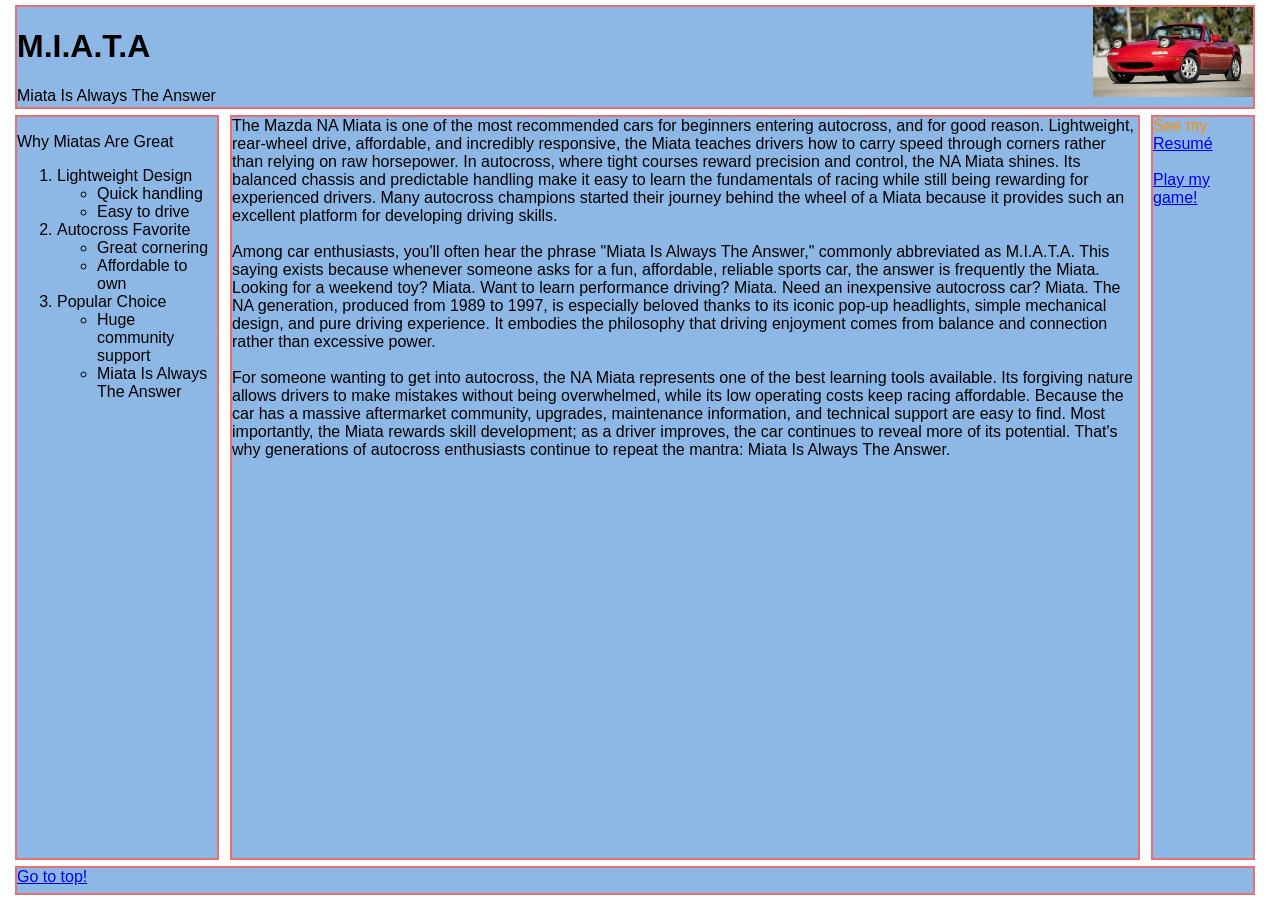
<file: index.html>
<!DOCTYPE html>
<html lang="en">

<head>
    <meta charset="UTF-8">
    <meta name="viewport" content="width=device-width, initial-scale=1.0">
    <title>Index</title>
    <link rel="stylesheet" href="./styles/indexstyles.css">
</head>

<body>
    <div class="container">

    <div class="common header">
     <img src="images/miata.jpeg" alt="Mazda Miata" style="float: right; height: 90px;">
    <h1 id="top">M.I.A.T.A</h1>
    <p>Miata Is Always The Answer</p>
    
    </div>
        <div class="common left">
            <p>Why Miatas Are Great</p>

            <ol>
                <li>Lightweight Design
                    <ul>
                        <li>Quick handling</li>
                        <li>Easy to drive</li>
                    </ul>
                </li>

                <li>Autocross Favorite
                    <ul>
                        <li>Great cornering</li>
                        <li>Affordable to own</li>
                    </ul>
                </li>

                <li>Popular Choice
                    <ul>
                        <li>Huge community support</li>
                        <li>Miata Is Always The Answer</li>
                    </ul>
                </li>
            </ol>
            <br>


            <iframe width="200" height="150" src="https://www.youtube.com/embed/tA3ZxRRkdd4?si=2-j_3HK1uelpKjXN" title="YouTube video player" frameborder="0" allow="accelerometer; autoplay; clipboard-write; encrypted-media; gyroscope; picture-in-picture; web-share" referrerpolicy="strict-origin-when-cross-origin" allowfullscreen></iframe>
    

        </div>

        <div class="common main">The Mazda NA Miata is one of the most recommended cars for beginners entering
            autocross, and for good reason. Lightweight, rear-wheel drive, affordable, and incredibly responsive, the
            Miata teaches drivers how to carry speed through corners rather than relying on raw horsepower. In
            autocross, where tight courses reward precision and control, the NA Miata shines. Its balanced chassis and
            predictable handling make it easy to learn the fundamentals of racing while still being rewarding for
            experienced drivers. Many autocross champions started their journey behind the wheel of a Miata because it
            provides such an excellent platform for developing driving skills.
            <br><br>
            Among car enthusiasts, you'll often hear the phrase "Miata Is Always The Answer," commonly abbreviated as
            M.I.A.T.A. This saying exists because whenever someone asks for a fun, affordable, reliable sports car, the
            answer is frequently the Miata. Looking for a weekend toy? Miata. Want to learn performance driving? Miata.
            Need an inexpensive autocross car? Miata. The NA generation, produced from 1989 to 1997, is especially
            beloved thanks to its iconic pop-up headlights, simple mechanical design, and pure driving experience. It
            embodies the philosophy that driving enjoyment comes from balance and connection rather than excessive
            power.
            <br><br>
            For someone wanting to get into autocross, the NA Miata represents one of the best learning tools available.
            Its forgiving nature allows drivers to make mistakes without being overwhelmed, while its low operating
            costs keep racing affordable. Because the car has a massive aftermarket community, upgrades, maintenance
            information, and technical support are easy to find. Most importantly, the Miata rewards skill development;
            as a driver improves, the car continues to reveal more of its potential. That's why generations of autocross
            enthusiasts continue to repeat the mantra: Miata Is Always The Answer.
            <br>
            <div class='tableauPlaceholder' id='viz1781727833968' style='position: relative'><noscript><a href='#'><img alt='PlayerViz ' src='https:&#47;&#47;public.tableau.com&#47;static&#47;images&#47;Jo&#47;JordanCareerScoring&#47;PlayerViz&#47;1_rss.png' style='border: none' /></a></noscript><object class='tableauViz'  style='display:none;'><param name='host_url' value='https%3A%2F%2Fpublic.tableau.com%2F' /> <param name='embed_code_version' value='3' /> <param name='site_root' value='' /><param name='name' value='JordanCareerScoring&#47;PlayerViz' /><param name='tabs' value='no' /><param name='toolbar' value='yes' /><param name='static_image' value='https:&#47;&#47;public.tableau.com&#47;static&#47;images&#47;Jo&#47;JordanCareerScoring&#47;PlayerViz&#47;1.png' /> <param name='animate_transition' value='yes' /><param name='display_static_image' value='yes' /><param name='display_spinner' value='yes' /><param name='display_overlay' value='yes' /><param name='display_count' value='yes' /><param name='language' value='en-US' /><param name='filter' value='_gl=1*1jat77m*_ga*MTMyNjU4ODM3OS4xNzgwMjg4NjE1*_ga_8YLN0SNXVS*czE3ODE3Mjc0NTckbzMkZzEkdDE3ODE3Mjc3OTkkajYwJGwwJGgw*_gcl_au*MzE0MTY3NDE0LjE3ODAyODg2MTUuOTM4MzgwOTQ0LjE3ODAyODg2OTkuMTc4MDI4ODY5OA..' /></object></div>                <script type='text/javascript'>                    var divElement = document.getElementById('viz1781727833968');                    var vizElement = divElement.getElementsByTagName('object')[0];                    vizElement.style.width='100%';vizElement.style.height='600px';                    var scriptElement = document.createElement('script');                    scriptElement.src = 'https://public.tableau.com/javascripts/api/viz_v1.js';                    vizElement.parentNode.insertBefore(scriptElement, vizElement);                </script>


        </div>

        <div class="common right">See my <a href="pages/resume.html">Resumé</a>
            <br><br>
            <a href="pages/game.html">Play my game!</a>


        </div>

        <div class="footer common"> <a href="#top">Go to top!</a></div>

    </div>

</body>

</html>
</file>
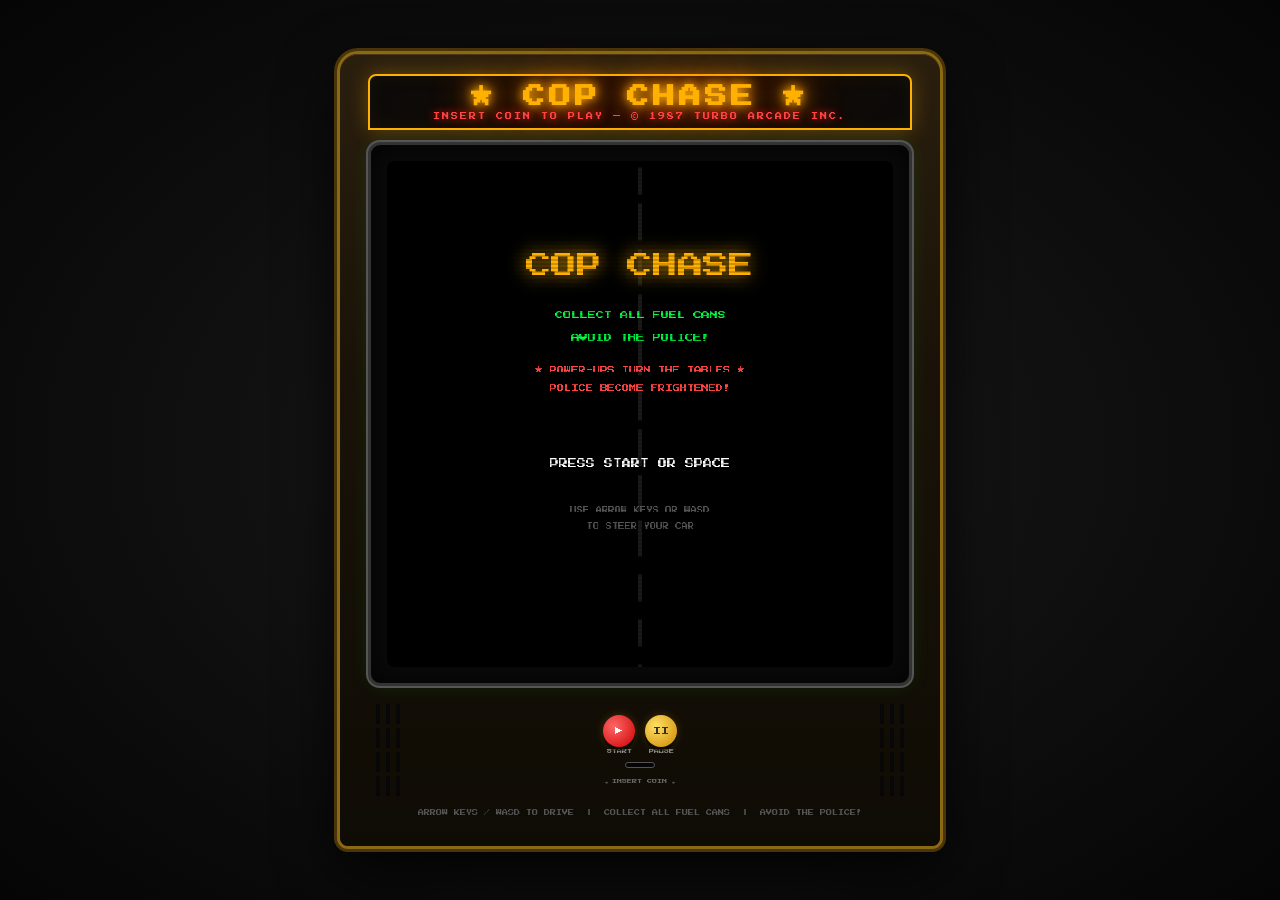
<file: pages/game.html>
<!DOCTYPE html>
<html lang="en">
<head>
<meta charset="UTF-8">
<meta name="viewport" content="width=device-width, initial-scale=1.0">
<title>COP CHASE - Arcade</title>
<link href="https://fonts.googleapis.com/css2?family=Press+Start+2P&display=swap" rel="stylesheet">
<style>
  * { margin: 0; padding: 0; box-sizing: border-box; }

  body {
    background: #111;
    display: flex;
    align-items: center;
    justify-content: center;
    min-height: 100vh;
    font-family: 'Press Start 2P', monospace;
    background: radial-gradient(ellipse at center, #1a1a1a 0%, #050505 100%);
  }

  .cabinet {
    display: flex;
    flex-direction: column;
    align-items: center;
    background: linear-gradient(180deg, #2a1f0e 0%, #1a1208 40%, #0f0c05 100%);
    border-radius: 18px 18px 8px 8px;
    padding: 20px 28px 28px;
    box-shadow:
      0 0 0 3px #8B6914,
      0 0 0 6px #4a3508,
      0 20px 60px rgba(0,0,0,0.9),
      inset 0 1px 0 rgba(255,200,80,0.15);
    position: relative;
    max-width: 600px;
    width: 100%;
  }

  .marquee {
    background: linear-gradient(135deg, #0a0a0a 0%, #1a0a00 50%, #0a0a0a 100%);
    border: 2px solid #FFB000;
    border-radius: 8px 8px 0 0;
    padding: 10px 24px 8px;
    margin-bottom: 12px;
    text-align: center;
    box-shadow: 0 0 20px rgba(255,176,0,0.3), inset 0 0 20px rgba(255,176,0,0.05);
    width: 100%;
  }

  .marquee h1 {
    font-size: 22px;
    color: #FFB000;
    text-shadow: 0 0 10px #FFB000, 0 0 20px #FF8800, 0 0 40px #FF6600;
    letter-spacing: 4px;
    animation: flicker 4s infinite;
  }

  .marquee .sub {
    font-size: 7px;
    color: #FF4444;
    letter-spacing: 2px;
    margin-top: 5px;
    text-shadow: 0 0 8px #FF2222;
  }

  @keyframes flicker {
    0%,95%,100% { opacity: 1; }
    96% { opacity: 0.8; }
    97% { opacity: 1; }
    98% { opacity: 0.6; }
    99% { opacity: 1; }
  }

  .screen-bezel {
    background: #0a0a0a;
    border-radius: 12px;
    padding: 16px;
    border: 3px solid #333;
    box-shadow:
      inset 0 0 30px rgba(0,0,0,0.8),
      0 0 0 2px #555,
      0 0 20px rgba(0,255,65,0.1);
    position: relative;
    width: 100%;
  }

  .screen-inner {
    position: relative;
    border-radius: 8px;
    overflow: hidden;
    background: #000;
  }

  canvas {
    display: block;
    width: 100%;
    image-rendering: pixelated;
    border-radius: 6px;
  }

  /* CRT scanline overlay */
  .screen-inner::after {
    content: '';
    position: absolute;
    inset: 0;
    background: repeating-linear-gradient(
      0deg,
      transparent,
      transparent 2px,
      rgba(0,0,0,0.18) 2px,
      rgba(0,0,0,0.18) 4px
    );
    pointer-events: none;
    border-radius: 6px;
    z-index: 10;
  }

  /* CRT phosphor glow */
  .screen-inner::before {
    content: '';
    position: absolute;
    inset: 0;
    background: radial-gradient(ellipse at center, transparent 60%, rgba(0,0,0,0.4) 100%);
    pointer-events: none;
    border-radius: 6px;
    z-index: 11;
  }

  .controls-panel {
    display: flex;
    align-items: center;
    justify-content: space-between;
    width: 100%;
    margin-top: 18px;
    padding: 0 8px;
    gap: 12px;
  }

  .speaker-grills {
    display: flex;
    gap: 6px;
  }

  .speaker-col {
    display: flex;
    flex-direction: column;
    gap: 4px;
  }

  .speaker-hole {
    width: 4px;
    height: 20px;
    background: #0a0a0a;
    border-radius: 2px;
    box-shadow: inset 0 0 3px rgba(0,0,0,0.8);
  }

  .center-controls {
    display: flex;
    flex-direction: column;
    align-items: center;
    gap: 8px;
  }

  .btn-row {
    display: flex;
    gap: 10px;
  }

  .arcade-btn {
    width: 32px;
    height: 32px;
    border-radius: 50%;
    border: none;
    cursor: pointer;
    font-size: 8px;
    font-family: 'Press Start 2P', monospace;
    box-shadow:
      0 4px 0 rgba(0,0,0,0.5),
      0 0 10px rgba(255,176,0,0.2);
    transition: transform 0.1s, box-shadow 0.1s;
    position: relative;
    top: 0;
  }

  .arcade-btn:active {
    top: 3px;
    box-shadow: 0 1px 0 rgba(0,0,0,0.5);
  }

  .btn-red { background: radial-gradient(circle at 35% 35%, #FF6666, #CC0000); color: #fff; }
  .btn-yellow { background: radial-gradient(circle at 35% 35%, #FFE066, #CC8800); color: #333; }
  .btn-label {
    font-size: 5px;
    color: #888;
    text-align: center;
    margin-top: 2px;
  }

  .coin-slot {
    background: #0a0a0a;
    width: 30px;
    height: 6px;
    border-radius: 3px;
    border: 1px solid #555;
    box-shadow: inset 0 2px 4px rgba(0,0,0,0.8);
  }

  .coin-label {
    font-size: 5px;
    color: #666;
    margin-top: 3px;
  }

  .instructions {
    font-size: 6px;
    color: #555;
    text-align: center;
    margin-top: 12px;
    line-height: 1.8;
  }
</style>
</head>
<body>

<div class="cabinet">
  <div class="marquee">
    <h1>★ COP CHASE ★</h1>
    <div class="sub">INSERT COIN TO PLAY — © 1987 TURBO ARCADE INC.</div>
  </div>

  <div class="screen-bezel">
    <div class="screen-inner">
      <canvas id="gameCanvas" width="560" height="560"></canvas>
    </div>
  </div>

  <div class="controls-panel">
    <div class="speaker-grills">
      <div class="speaker-col">
        <div class="speaker-hole"></div><div class="speaker-hole"></div>
        <div class="speaker-hole"></div><div class="speaker-hole"></div>
      </div>
      <div class="speaker-col">
        <div class="speaker-hole"></div><div class="speaker-hole"></div>
        <div class="speaker-hole"></div><div class="speaker-hole"></div>
      </div>
      <div class="speaker-col">
        <div class="speaker-hole"></div><div class="speaker-hole"></div>
        <div class="speaker-hole"></div><div class="speaker-hole"></div>
      </div>
    </div>

    <div class="center-controls">
      <div class="btn-row">
        <div style="text-align:center">
          <button class="arcade-btn btn-red" onclick="startGame()">▶</button>
          <div class="btn-label">START</div>
        </div>
        <div style="text-align:center">
          <button class="arcade-btn btn-yellow" onclick="pauseGame()">II</button>
          <div class="btn-label">PAUSE</div>
        </div>
      </div>
      <div class="coin-slot"></div>
      <div class="coin-label">◄ INSERT COIN ►</div>
    </div>

    <div class="speaker-grills">
      <div class="speaker-col">
        <div class="speaker-hole"></div><div class="speaker-hole"></div>
        <div class="speaker-hole"></div><div class="speaker-hole"></div>
      </div>
      <div class="speaker-col">
        <div class="speaker-hole"></div><div class="speaker-hole"></div>
        <div class="speaker-hole"></div><div class="speaker-hole"></div>
      </div>
      <div class="speaker-col">
        <div class="speaker-hole"></div><div class="speaker-hole"></div>
        <div class="speaker-hole"></div><div class="speaker-hole"></div>
      </div>
    </div>
  </div>

  <div class="instructions">ARROW KEYS / WASD TO DRIVE &nbsp;|&nbsp; COLLECT ALL FUEL CANS &nbsp;|&nbsp; AVOID THE POLICE!</div>
</div>

<script>
const canvas = document.getElementById('gameCanvas');
const ctx = canvas.getContext('2d');

const CELL = 28;
const COLS = 20;
const ROWS = 20;
const W = COLS * CELL;
const H = ROWS * CELL;

// Maze: 0=path, 1=wall, 2=fuel(dot), 3=powerup(energizer), 4=empty
const MAZE_TEMPLATE = [
  [1,1,1,1,1,1,1,1,1,1,1,1,1,1,1,1,1,1,1,1],
  [1,2,2,2,2,2,2,2,2,1,1,2,2,2,2,2,2,2,2,1],
  [1,3,1,1,2,1,1,1,2,1,1,2,1,1,1,2,1,1,3,1],
  [1,2,1,1,2,1,1,1,2,1,1,2,1,1,1,2,1,1,2,1],
  [1,2,2,2,2,2,2,2,2,2,2,2,2,2,2,2,2,2,2,1],
  [1,2,1,1,2,1,2,1,1,1,1,1,1,2,1,2,1,1,2,1],
  [1,2,2,2,2,1,2,2,2,1,1,2,2,2,1,2,2,2,2,1],
  [1,1,1,1,2,1,1,1,0,0,0,0,1,1,1,2,1,1,1,1],
  [0,0,0,1,2,1,0,0,0,0,0,0,0,0,1,2,1,0,0,0],
  [1,1,1,1,2,1,0,1,1,4,4,1,1,0,1,2,1,1,1,1],
  [0,0,0,0,2,0,0,1,4,4,4,4,1,0,0,2,0,0,0,0],
  [1,1,1,1,2,1,0,1,1,1,1,1,1,0,1,2,1,1,1,1],
  [0,0,0,1,2,1,0,0,0,0,0,0,0,0,1,2,1,0,0,0],
  [1,1,1,1,2,1,0,1,1,1,1,1,1,0,1,2,1,1,1,1],
  [1,2,2,2,2,2,2,2,2,1,1,2,2,2,2,2,2,2,2,1],
  [1,2,1,1,2,1,1,1,2,1,1,2,1,1,1,2,1,1,2,1],
  [1,3,2,1,2,2,2,2,2,2,2,2,2,2,2,2,1,2,3,1],
  [1,1,2,1,2,1,2,1,1,1,1,1,1,2,1,2,1,2,1,1],
  [1,2,2,2,2,2,2,2,2,1,1,2,2,2,2,2,2,2,2,1],
  [1,1,1,1,1,1,1,1,1,1,1,1,1,1,1,1,1,1,1,1],
];

let maze, score, lives, level, gameState, paused;
let player, cops;
let animFrame, lastTime, dotCount;
let powerMode = false, powerTimer = 0;
let titleBlink = true, blinkTimer = 0;

// AudioContext for retro sounds
let audioCtx;
function getAudio() {
  if (!audioCtx) audioCtx = new (window.AudioContext || window.webkitAudioContext)();
  return audioCtx;
}

function beep(freq, dur, type='square', vol=0.08) {
  try {
    const ac = getAudio();
    const o = ac.createOscillator();
    const g = ac.createGain();
    o.connect(g); g.connect(ac.destination);
    o.type = type; o.frequency.value = freq;
    g.gain.setValueAtTime(vol, ac.currentTime);
    g.gain.exponentialRampToValueAtTime(0.001, ac.currentTime + dur);
    o.start(); o.stop(ac.currentTime + dur);
  } catch(e) {}
}

function playDot() { beep(800, 0.05, 'square', 0.05); }
function playPower() { beep(200, 0.3, 'sawtooth', 0.1); beep(400, 0.2, 'sawtooth', 0.08); }
function playDeath() {
  [440,392,349,330,294,262,220].forEach((f,i)=>setTimeout(()=>beep(f,0.15,'square',0.1),i*80));
}
function playWin() {
  [262,330,392,523,659,784].forEach((f,i)=>setTimeout(()=>beep(f,0.12,'square',0.12),i*80));
}
function playSiren() {
  if (Math.random() < 0.08) beep(powerMode ? 600 : 880, 0.1, 'square', 0.04);
}

function initGame() {
  maze = MAZE_TEMPLATE.map(r => [...r]);
  score = 0;
  lives = 3;
  level = 1;
  paused = false;
  dotCount = 0;
  maze.forEach(row => row.forEach(c => { if(c===2||c===3) dotCount++; }));
  spawnEntities();
  gameState = 'playing';
}

function spawnEntities() {
  player = {
    x: 10, y: 14,
    dx: 0, dy: 0,
    nextDx: 0, nextDy: 0,
    animTimer: 0,
    frame: 0,
    dead: false,
    deadTimer: 0,
  };
  const copColors = ['#FF2222','#2222FF','#FF22FF','#22FFFF'];
  const copStarts = [{x:9,y:9},{x:10,y:9},{x:9,y:10},{x:10,y:10}];
  // Stagger starting moveTimers so cops leave the pen at different times
  const startOffsets = [0, 30, 55, 80];
  cops = copStarts.map((pos,i) => ({
    x: pos.x, y: pos.y,
    dx: [1,-1,1,-1][i], dy: 0,
    color: copColors[i],
    scared: false,
    scaredBlink: false,
    moveTimer: startOffsets[i], // staggered release
    frame: 0,
    personality: i, // 0=chaser,1=ambusher,2=flanker,3=roamer
    roamTarget: null,
  }));
  powerMode = false;
  powerTimer = 0;
}

function resetPositions() {
  player.x = 10; player.y = 14;
  player.dx = 0; player.dy = 0;
  player.nextDx = 0; player.nextDy = 0;
  player.dead = false;
  player.deadTimer = 0;
  const copStarts = [{x:9,y:9},{x:10,y:9},{x:9,y:10},{x:10,y:10}];
  cops.forEach((cop, i) => {
    cop.x = copStarts[i].x;
    cop.y = copStarts[i].y;
    cop.dx = 1; cop.dy = 0;
    cop.moveTimer = 0;
    cop.scared = false;
    cop.scaredBlink = false;
  });
  powerMode = false;
  powerTimer = 0;
}

function isWalkable(x, y) {
  if (x < 0 || x >= COLS || y < 0 || y >= ROWS) {
    // tunnel
    return true;
  }
  const c = maze[y][x];
  return c !== 1;
}

function wrapX(x) {
  if (x < 0) return COLS - 1;
  if (x >= COLS) return 0;
  return x;
}

function movePlayer() {
  // try next direction
  if (isWalkable(wrapX(player.x + player.nextDx), player.y + player.nextDy)) {
    player.dx = player.nextDx;
    player.dy = player.nextDy;
  }
  const nx = wrapX(player.x + player.dx);
  const ny = player.y + player.dy;
  if (isWalkable(nx, ny < 0 ? 0 : ny >= ROWS ? ROWS-1 : ny)) {
    player.x = nx;
    player.y = (ny < 0 ? 0 : ny >= ROWS ? ROWS-1 : ny);
  }

  // eat
  const cell = maze[player.y]?.[player.x];
  if (cell === 2) {
    maze[player.y][player.x] = 0;
    score += 10;
    dotCount--;
    playDot();
    if (dotCount <= 0) { gameState = 'win'; playWin(); }
  } else if (cell === 3) {
    maze[player.y][player.x] = 0;
    score += 50;
    dotCount--;
    powerMode = true;
    powerTimer = 300;
    cops.forEach(c => { c.scared = true; c.scaredBlink = false; });
    playPower();
    if (dotCount <= 0) { gameState = 'win'; playWin(); }
  }
}

// Each cop has a personality: 0=chaser, 1=ambusher, 2=flanker, 3=random
function copTarget(cop) {
  if (powerMode) {
    // Scared: flee to opposite corner based on personality
    const corners = [
      {x:1, y:1}, {x:COLS-2, y:1}, {x:1, y:ROWS-2}, {x:COLS-2, y:ROWS-2}
    ];
    return corners[cop.personality];
  }
  switch(cop.personality) {
    case 0: // Chaser — heads straight for player
      return {x: player.x, y: player.y};
    case 1: // Ambusher — targets 4 tiles ahead of player
      return {x: Math.max(0,Math.min(COLS-1, player.x + player.dx*4)),
              y: Math.max(0,Math.min(ROWS-1, player.y + player.dy*4))};
    case 2: // Flanker — targets midpoint between chaser and player
      const chaser = cops[0];
      return {x: Math.floor((chaser.x + player.x*2)/3),
              y: Math.floor((chaser.y + player.y*2)/3)};
    case 3: // Roamer — wanders pseudo-randomly, only chases when close
      const dist = Math.abs(cop.x - player.x) + Math.abs(cop.y - player.y);
      if (dist < 6) return {x: player.x, y: player.y};
      // drift toward a wandering target that shifts periodically
      return cop.roamTarget || {x: player.x, y: player.y};
  }
  return {x: player.x, y: player.y};
}

function copDir(cop) {
  const target = copTarget(cop);
  const dirs = [{dx:1,dy:0},{dx:-1,dy:0},{dx:0,dy:1},{dx:0,dy:-1}];
  // Shuffle dirs slightly based on cop personality to break ties differently
  if (cop.personality % 2 === 1) dirs.reverse();
  let best = null, bestDist = Infinity;
  dirs.forEach(d => {
    if (d.dx === -cop.dx && d.dy === -cop.dy) return; // no 180-turns
    const nx = wrapX(cop.x + d.dx);
    const ny = cop.y + d.dy;
    if (isWalkable(nx, ny)) {
      const dist = Math.abs(nx - target.x) + Math.abs(ny - target.y);
      if (dist < bestDist) { bestDist = dist; best = d; }
    }
  });
  if (!best) {
    for (const d of dirs) {
      const nx = wrapX(cop.x + d.dx);
      const ny = cop.y + d.dy;
      if (isWalkable(nx, ny)) { best = d; break; }
    }
  }
  return best || {dx:0, dy:0};
}

function moveCops() {
  // Each cop has a distinct base speed so they desync naturally
  const baseSpeeds = [10, 13, 11, 15]; // ticks between moves (higher = slower)
  cops.forEach((cop, i) => {
    const speed = powerMode ? 14 : Math.max(7, baseSpeeds[i] - (level - 1));
    cop.moveTimer++;
    if (cop.moveTimer >= speed) {
      cop.moveTimer = 0;
      // Roamer: occasionally pick a new wander target
      if (cop.personality === 3 && Math.random() < 0.15) {
        const walkables = [];
        for (let r=1;r<ROWS-1;r++) for (let c=1;c<COLS-1;c++) {
          if (maze[r][c] !== 1) walkables.push({x:c,y:r});
        }
        cop.roamTarget = walkables[Math.floor(Math.random()*walkables.length)];
      }
      const d = copDir(cop);
      cop.dx = d.dx; cop.dy = d.dy;
      cop.x = wrapX(cop.x + cop.dx);
      const ny = cop.y + cop.dy;
      cop.y = Math.max(0, Math.min(ROWS-1, ny));
      cop.frame = (cop.frame + 1) % 2;
    }
    cop.scared = powerMode;
    if (powerMode && powerTimer < 80) cop.scaredBlink = Math.floor(powerTimer/10)%2===0;
    else cop.scaredBlink = false;
  });
}

function checkCollisions() {
  if (gameState !== 'playing') return;
  cops.forEach((cop, i) => {
    if (cop.x === player.x && cop.y === player.y) {
      if (powerMode && cop.scared) {
        // eat cop — send back to pen
        score += 200;
        beep(1200, 0.2, 'square', 0.12);
        cop.x = 9 + (i % 2); cop.y = 9 + Math.floor(i/2);
        cop.scared = false;
      } else {
        // caught! lock input immediately by switching state
        player.dead = true;
        player.deadTimer = 100;
        gameState = 'dead';
        playDeath();
      }
    }
  });
}

// ─── DRAWING ────────────────────────────────────────────────────────────────

function drawMaze() {
  for (let r = 0; r < ROWS; r++) {
    for (let c = 0; c < COLS; c++) {
      const cell = maze[r][c];
      const x = c * CELL;
      const y = r * CELL;

      if (cell === 1) {
        // Wall — glowing neon blue blocks
        ctx.fillStyle = '#001133';
        ctx.fillRect(x, y, CELL, CELL);
        ctx.strokeStyle = '#0044AA';
        ctx.lineWidth = 1.5;
        ctx.strokeRect(x+1, y+1, CELL-2, CELL-2);
        // inner glow line
        ctx.strokeStyle = '#0088FF';
        ctx.lineWidth = 0.8;
        ctx.strokeRect(x+3, y+3, CELL-6, CELL-6);
      } else {
        ctx.fillStyle = '#050505';
        ctx.fillRect(x, y, CELL, CELL);

        if (cell === 2) {
          // Fuel can dot
          ctx.fillStyle = '#FFB000';
          ctx.shadowColor = '#FFB000';
          ctx.shadowBlur = 6;
          ctx.beginPath();
          ctx.arc(x + CELL/2, y + CELL/2, 3, 0, Math.PI*2);
          ctx.fill();
          ctx.shadowBlur = 0;
        } else if (cell === 3) {
          // Power-up (energizer) — flashing fuel barrel
          const pulse = 0.7 + 0.3 * Math.sin(Date.now() / 200);
          ctx.fillStyle = `rgba(255,80,0,${pulse})`;
          ctx.shadowColor = '#FF5500';
          ctx.shadowBlur = 12;
          ctx.beginPath();
          ctx.arc(x + CELL/2, y + CELL/2, 7, 0, Math.PI*2);
          ctx.fill();
          ctx.fillStyle = '#FFE000';
          ctx.beginPath();
          ctx.arc(x + CELL/2, y + CELL/2, 4, 0, Math.PI*2);
          ctx.fill();
          ctx.shadowBlur = 0;
        }
      }
    }
  }
}

function drawCar(x, y, dir, color, frame, scared, blinking) {
  const px = x * CELL + CELL/2;
  const py = y * CELL + CELL/2;
  ctx.save();
  ctx.translate(px, py);

  // Rotate based on direction
  let angle = 0;
  if (dir.dx === 1) angle = 0;
  else if (dir.dx === -1) angle = Math.PI;
  else if (dir.dy === 1) angle = Math.PI/2;
  else if (dir.dy === -1) angle = -Math.PI/2;
  ctx.rotate(angle);

  if (scared) {
    // Scared cop: blinking white/blue
    color = blinking ? '#FFFFFF' : '#8888FF';
  }

  const W2 = 9, H2 = 12;

  // Car body
  ctx.fillStyle = color;
  ctx.shadowColor = color;
  ctx.shadowBlur = 8;
  ctx.beginPath();
  ctx.roundRect(-W2, -H2, W2*2, H2*2, 3);
  ctx.fill();
  ctx.shadowBlur = 0;

  // Windshield
  ctx.fillStyle = scared ? '#aaaaff' : '#99DDFF';
  ctx.fillRect(-W2+2, -H2+2, W2*2-4, 6);

  // Rear window
  ctx.fillRect(-W2+2, H2-8, W2*2-4, 5);

  // Wheels
  ctx.fillStyle = '#222';
  ctx.fillRect(-W2-2, -H2+2, 3, 4);
  ctx.fillRect(W2-1, -H2+2, 3, 4);
  ctx.fillRect(-W2-2, H2-6, 3, 4);
  ctx.fillRect(W2-1, H2-6, 3, 4);

  // Headlights
  ctx.fillStyle = '#FFFFAA';
  ctx.fillRect(-W2+1, -H2, 4, 2);
  ctx.fillRect(W2-5, -H2, 4, 2);

  ctx.restore();
}

function drawPlayer() {
  const px = player.x * CELL + CELL/2;
  const py = player.y * CELL + CELL/2;

  if (player.dead) {
    // Explosion animation
    const t = 1 - player.deadTimer/100;
    for (let i = 0; i < 8; i++) {
      const a = (i / 8) * Math.PI * 2;
      const r = t * 20;
      ctx.fillStyle = `hsl(${i*45},100%,${50+t*30}%)`;
      ctx.shadowColor = ctx.fillStyle;
      ctx.shadowBlur = 10;
      ctx.beginPath();
      ctx.arc(px + Math.cos(a)*r, py + Math.sin(a)*r, 3*(1-t)+1, 0, Math.PI*2);
      ctx.fill();
    }
    ctx.shadowBlur = 0;
    return;
  }

  ctx.save();
  ctx.translate(px, py);

  let angle = 0;
  if (player.dx === 1) angle = 0;
  else if (player.dx === -1) angle = Math.PI;
  else if (player.dy === 1) angle = Math.PI/2;
  else if (player.dy === -1) angle = -Math.PI/2;
  ctx.rotate(angle);

  // Sports car — sleek, low, wide
  const bw = 11, bh = 13;

  // Glow
  ctx.shadowColor = '#00FF41';
  ctx.shadowBlur = 14;

  // Body
  ctx.fillStyle = '#00CC33';
  ctx.beginPath();
  ctx.roundRect(-bw, -bh, bw*2, bh*2, 4);
  ctx.fill();

  // Spoiler
  ctx.fillStyle = '#009922';
  ctx.fillRect(-bw, bh-4, bw*2, 3);

  // Windshield
  ctx.fillStyle = '#AAFFCC';
  ctx.fillRect(-bw+3, -bh+2, bw*2-6, 7);

  // Cockpit stripe
  ctx.fillStyle = '#006616';
  ctx.fillRect(-2, -bh+1, 4, bh*2-2);

  // Headlights
  ctx.fillStyle = '#FFFFAA';
  ctx.shadowColor = '#FFFF00';
  ctx.shadowBlur = 8;
  ctx.fillRect(-bw+1, -bh, 5, 2);
  ctx.fillRect(bw-6, -bh, 5, 2);

  // Wheels
  ctx.shadowBlur = 0;
  ctx.fillStyle = '#111';
  ctx.fillRect(-bw-2, -bh+2, 3, 5);
  ctx.fillRect(bw-1, -bh+2, 3, 5);
  ctx.fillRect(-bw-2, bh-7, 3, 5);
  ctx.fillRect(bw-1, bh-7, 3, 5);

  // Taillights
  ctx.fillStyle = '#FF2200';
  ctx.fillRect(-bw+1, bh-2, 5, 2);
  ctx.fillRect(bw-6, bh-2, 5, 2);

  ctx.shadowBlur = 0;
  ctx.restore();
}

function drawCop(cop) {
  drawCar(cop.x, cop.y, cop, cop.color, cop.frame, cop.scared, cop.scaredBlink);

  // Police lights (not scared)
  if (!cop.scared) {
    const px = cop.x * CELL + CELL/2;
    const py = cop.y * CELL + CELL/2;
    const blink = Math.floor(Date.now()/150) % 2;
    ctx.shadowBlur = 10;
    ctx.fillStyle = blink ? '#FF0000' : '#0000FF';
    ctx.shadowColor = ctx.fillStyle;
    ctx.beginPath();
    ctx.arc(px - 4, py - 10, 3, 0, Math.PI*2);
    ctx.fill();
    ctx.fillStyle = blink ? '#0000FF' : '#FF0000';
    ctx.shadowColor = ctx.fillStyle;
    ctx.beginPath();
    ctx.arc(px + 4, py - 10, 3, 0, Math.PI*2);
    ctx.fill();
    ctx.shadowBlur = 0;
  }
}

function drawHUD() {
  // Top bar
  ctx.fillStyle = 'rgba(0,0,0,0.75)';
  ctx.fillRect(0, 0, W, 24);

  ctx.fillStyle = '#FFB000';
  ctx.font = '8px "Press Start 2P"';
  ctx.fillText('SCORE', 8, 15);
  ctx.fillStyle = '#FFFFFF';
  ctx.fillText(String(score).padStart(6,'0'), 60, 15);

  ctx.fillStyle = '#FFB000';
  ctx.fillText('HI', 200, 15);
  ctx.fillStyle = '#FFFFFF';
  const hi = Math.max(score, parseInt(localStorage.getItem('copchase_hi')||0));
  ctx.fillText(String(hi).padStart(6,'0'), 220, 15);

  // Lives — draw mini car icons
  ctx.fillStyle = '#FFB000';
  ctx.fillText('LIVES', 370, 15);
  for (let i = 0; i < lives; i++) {
    ctx.fillStyle = '#00CC33';
    ctx.fillRect(432 + i*16, 7, 10, 8);
  }

  // Power mode bar
  if (powerMode) {
    const pct = powerTimer / 300;
    ctx.fillStyle = '#FF5500';
    ctx.fillRect(8, H - 10, (W-16) * pct, 5);
    ctx.strokeStyle = '#FF8800';
    ctx.lineWidth = 1;
    ctx.strokeRect(8, H-10, W-16, 5);
  }
}

function drawScreen(state) {
  ctx.clearRect(0, 0, W, H);

  if (state === 'title') {
    ctx.fillStyle = '#000';
    ctx.fillRect(0, 0, W, H);

    // Road stripes
    for (let i = 0; i < 20; i++) {
      const y = (i * 50 + (Date.now()/30) % 50) % H;
      ctx.fillStyle = '#1a1a1a';
      ctx.fillRect(W/2-2, y, 4, 30);
    }

    ctx.textAlign = 'center';
    ctx.fillStyle = '#FFB000';
    ctx.shadowColor = '#FFB000';
    ctx.shadowBlur = 20;
    ctx.font = '28px "Press Start 2P"';
    ctx.fillText('COP CHASE', W/2, 130);
    ctx.shadowBlur = 0;

    ctx.fillStyle = '#00FF41';
    ctx.font = '9px "Press Start 2P"';
    ctx.fillText('COLLECT ALL FUEL CANS', W/2, 175);
    ctx.fillText('AVOID THE POLICE!', W/2, 200);

    ctx.fillStyle = '#FF4444';
    ctx.font = '8px "Press Start 2P"';
    ctx.fillText('★ POWER-UPS TURN THE TABLES ★', W/2, 235);
    ctx.fillText('POLICE BECOME FRIGHTENED!', W/2, 255);

    // blinking start
    if (Math.floor(Date.now()/500)%2 === 0) {
      ctx.fillStyle = '#FFFFFF';
      ctx.font = '10px "Press Start 2P"';
      ctx.fillText('PRESS START OR SPACE', W/2, 340);
    }

    ctx.fillStyle = '#555';
    ctx.font = '7px "Press Start 2P"';
    ctx.fillText('USE ARROW KEYS OR WASD', W/2, 390);
    ctx.fillText('TO STEER YOUR CAR', W/2, 408);

    ctx.textAlign = 'left';
    return;
  }

  if (state === 'playing' || state === 'paused') {
    drawMaze();
    cops.forEach(drawCop);
    drawPlayer();
    drawHUD();

    if (state === 'paused') {
      ctx.fillStyle = 'rgba(0,0,0,0.6)';
      ctx.fillRect(0, 0, W, H);
      ctx.textAlign = 'center';
      ctx.fillStyle = '#FFB000';
      ctx.font = '18px "Press Start 2P"';
      ctx.shadowColor = '#FFB000'; ctx.shadowBlur = 20;
      ctx.fillText('PAUSED', W/2, H/2);
      ctx.shadowBlur = 0;
      ctx.fillStyle = '#888';
      ctx.font = '8px "Press Start 2P"';
      ctx.fillText('PRESS P TO RESUME', W/2, H/2 + 30);
      ctx.textAlign = 'left';
    }
    return;
  }

  if (state === 'dead') {
    drawMaze();
    cops.forEach(drawCop);
    drawPlayer();
    drawHUD();
    return;
  }

  if (state === 'gameover') {
    ctx.fillStyle = '#000';
    ctx.fillRect(0, 0, W, H);
    ctx.textAlign = 'center';
    ctx.fillStyle = '#FF2222';
    ctx.shadowColor = '#FF0000'; ctx.shadowBlur = 30;
    ctx.font = '22px "Press Start 2P"';
    ctx.fillText('BUSTED!', W/2, 150);
    ctx.shadowBlur = 0;
    ctx.fillStyle = '#FFB000';
    ctx.font = '10px "Press Start 2P"';
    ctx.fillText('FINAL SCORE', W/2, 210);
    ctx.fillStyle = '#FFF';
    ctx.font = '18px "Press Start 2P"';
    ctx.fillText(String(score).padStart(6,'0'), W/2, 240);
    const hi = Math.max(score, parseInt(localStorage.getItem('copchase_hi')||0));
    ctx.fillStyle = '#00FF41';
    ctx.font = '8px "Press Start 2P"';
    ctx.fillText('HI SCORE: ' + String(hi).padStart(6,'0'), W/2, 270);
    if (Math.floor(Date.now()/500)%2===0) {
      ctx.fillStyle = '#FFFFFF';
      ctx.font = '10px "Press Start 2P"';
      ctx.fillText('PRESS START', W/2, 340);
    }
    ctx.textAlign = 'left';
    return;
  }

  if (state === 'win') {
    ctx.fillStyle = '#000';
    ctx.fillRect(0, 0, W, H);
    ctx.textAlign = 'center';
    ctx.fillStyle = '#00FF41';
    ctx.shadowColor = '#00FF41'; ctx.shadowBlur = 30;
    ctx.font = '18px "Press Start 2P"';
    ctx.fillText('YOU ESCAPED!', W/2, 150);
    ctx.shadowBlur = 0;
    ctx.fillStyle = '#FFB000';
    ctx.font = '10px "Press Start 2P"';
    ctx.fillText('SCORE', W/2, 210);
    ctx.fillStyle = '#FFF';
    ctx.font = '18px "Press Start 2P"';
    ctx.fillText(String(score).padStart(6,'0'), W/2, 240);
    if (Math.floor(Date.now()/500)%2===0) {
      ctx.fillStyle = '#FFFFFF';
      ctx.font = '10px "Press Start 2P"';
      ctx.fillText('PRESS START - NEXT LEVEL', W/2, 320);
    }
    ctx.textAlign = 'left';
  }
}

// ─── GAME LOOP ───────────────────────────────────────────────────────────────

let tickCount = 0;
function gameLoop(ts) {
  animFrame = requestAnimationFrame(gameLoop);
  tickCount++;

  if (gameState === 'title' || gameState === 'gameover' || gameState === 'win') {
    drawScreen(gameState);
    return;
  }

  if (gameState === 'paused') {
    drawScreen('paused');
    return;
  }

  if (gameState === 'dead') {
    player.deadTimer--;
    drawScreen('dead');
    if (player.deadTimer <= 0) {
      lives--;
      if (lives <= 0) {
        const hi = Math.max(score, parseInt(localStorage.getItem('copchase_hi')||0));
        localStorage.setItem('copchase_hi', hi);
        gameState = 'gameover';
      } else {
        resetPositions();
        gameState = 'playing';
      }
    }
    return;
  }

  if (gameState === 'playing') {
    // player moves every 8 ticks
    if (tickCount % 8 === 0) {
      movePlayer();
    }
    moveCops();
    checkCollisions();
    if (powerMode) {
      powerTimer--;
      if (powerTimer <= 0) {
        powerMode = false;
        cops.forEach(c => { c.scared = false; c.scaredBlink = false; });
      }
    }
    playSiren();
    drawScreen('playing');
  }
}

// ─── INPUT ───────────────────────────────────────────────────────────────────

document.addEventListener('keydown', e => {
  if (['ArrowLeft','ArrowRight','ArrowUp','ArrowDown','a','d','w','s',' '].includes(e.key)) {
    e.preventDefault();
  }

  if (gameState === 'title' || gameState === 'gameover') {
    if (e.key === 'Enter' || e.key === ' ' || e.key === 'ArrowUp') {
      startGame(); return;
    }
  }
  if (gameState === 'win') {
    if (e.key === 'Enter' || e.key === ' ') { nextLevel(); return; }
  }
  if (e.key === 'p' || e.key === 'P') { pauseGame(); return; }

  if (gameState !== 'playing') return;

  if (e.key === 'ArrowLeft' || e.key === 'a') { player.nextDx = -1; player.nextDy = 0; }
  if (e.key === 'ArrowRight' || e.key === 'd') { player.nextDx = 1; player.nextDy = 0; }
  if (e.key === 'ArrowUp' || e.key === 'w') { player.nextDx = 0; player.nextDy = -1; }
  if (e.key === 'ArrowDown' || e.key === 's') { player.nextDx = 0; player.nextDy = 1; }
});

// Touch / swipe support
let touchStartX = 0, touchStartY = 0;
canvas.addEventListener('touchstart', e => {
  touchStartX = e.touches[0].clientX;
  touchStartY = e.touches[0].clientY;
  e.preventDefault();
}, {passive:false});
canvas.addEventListener('touchend', e => {
  const dx = e.changedTouches[0].clientX - touchStartX;
  const dy = e.changedTouches[0].clientY - touchStartY;
  if (Math.abs(dx) > Math.abs(dy)) {
    if (dx > 20) { player.nextDx=1; player.nextDy=0; }
    else if (dx < -20) { player.nextDx=-1; player.nextDy=0; }
  } else {
    if (dy > 20) { player.nextDx=0; player.nextDy=1; }
    else if (dy < -20) { player.nextDx=0; player.nextDy=-1; }
  }
  if (gameState === 'title' || gameState === 'gameover') startGame();
  e.preventDefault();
}, {passive:false});

function startGame() {
  if (animFrame) cancelAnimationFrame(animFrame);
  initGame();
  tickCount = 0;
  animFrame = requestAnimationFrame(gameLoop);
}

function nextLevel() {
  level++;
  maze = MAZE_TEMPLATE.map(r => [...r]);
  dotCount = 0;
  maze.forEach(row => row.forEach(c => { if(c===2||c===3) dotCount++; }));
  spawnEntities();
  gameState = 'playing';
}

function pauseGame() {
  if (gameState === 'playing') gameState = 'paused';
  else if (gameState === 'paused') gameState = 'playing';
}

// ─── BOOT ────────────────────────────────────────────────────────────────────

gameState = 'title';
animFrame = requestAnimationFrame(gameLoop);
</script>
</body>
</html>
</file>
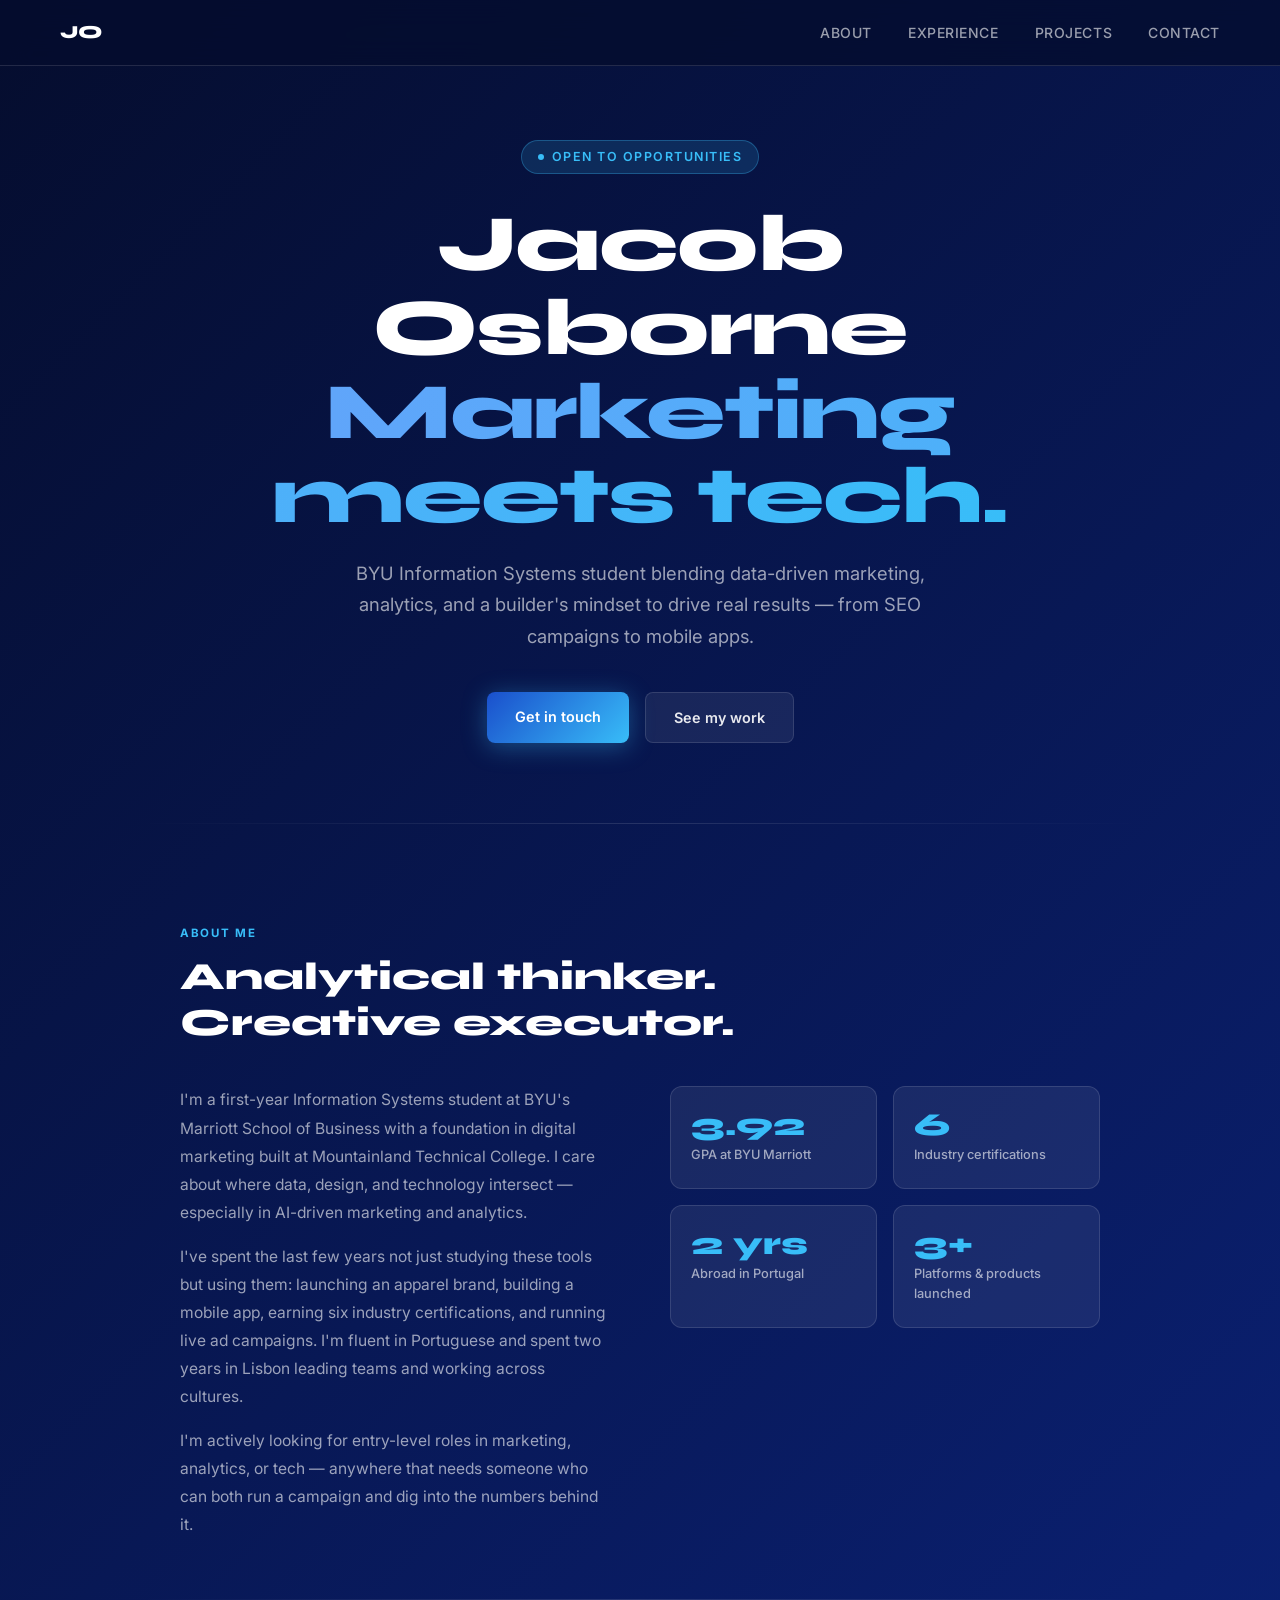
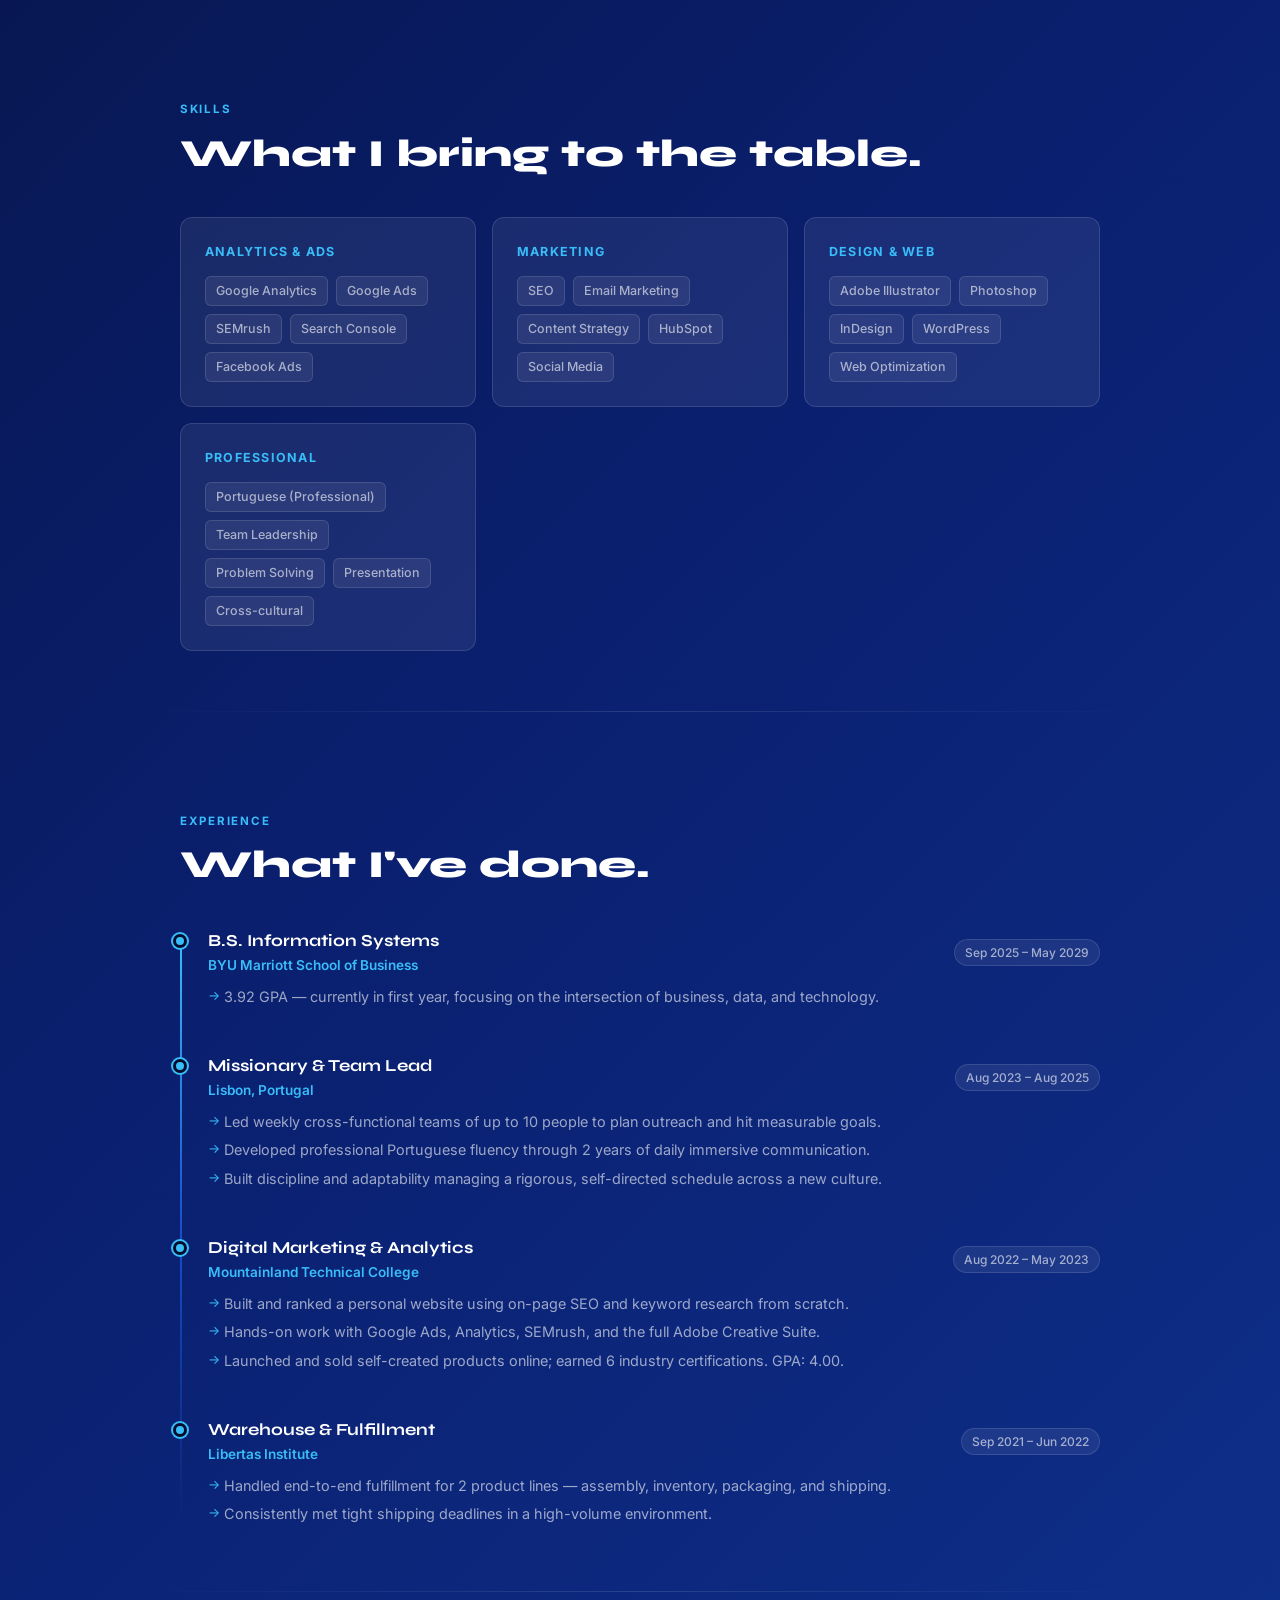
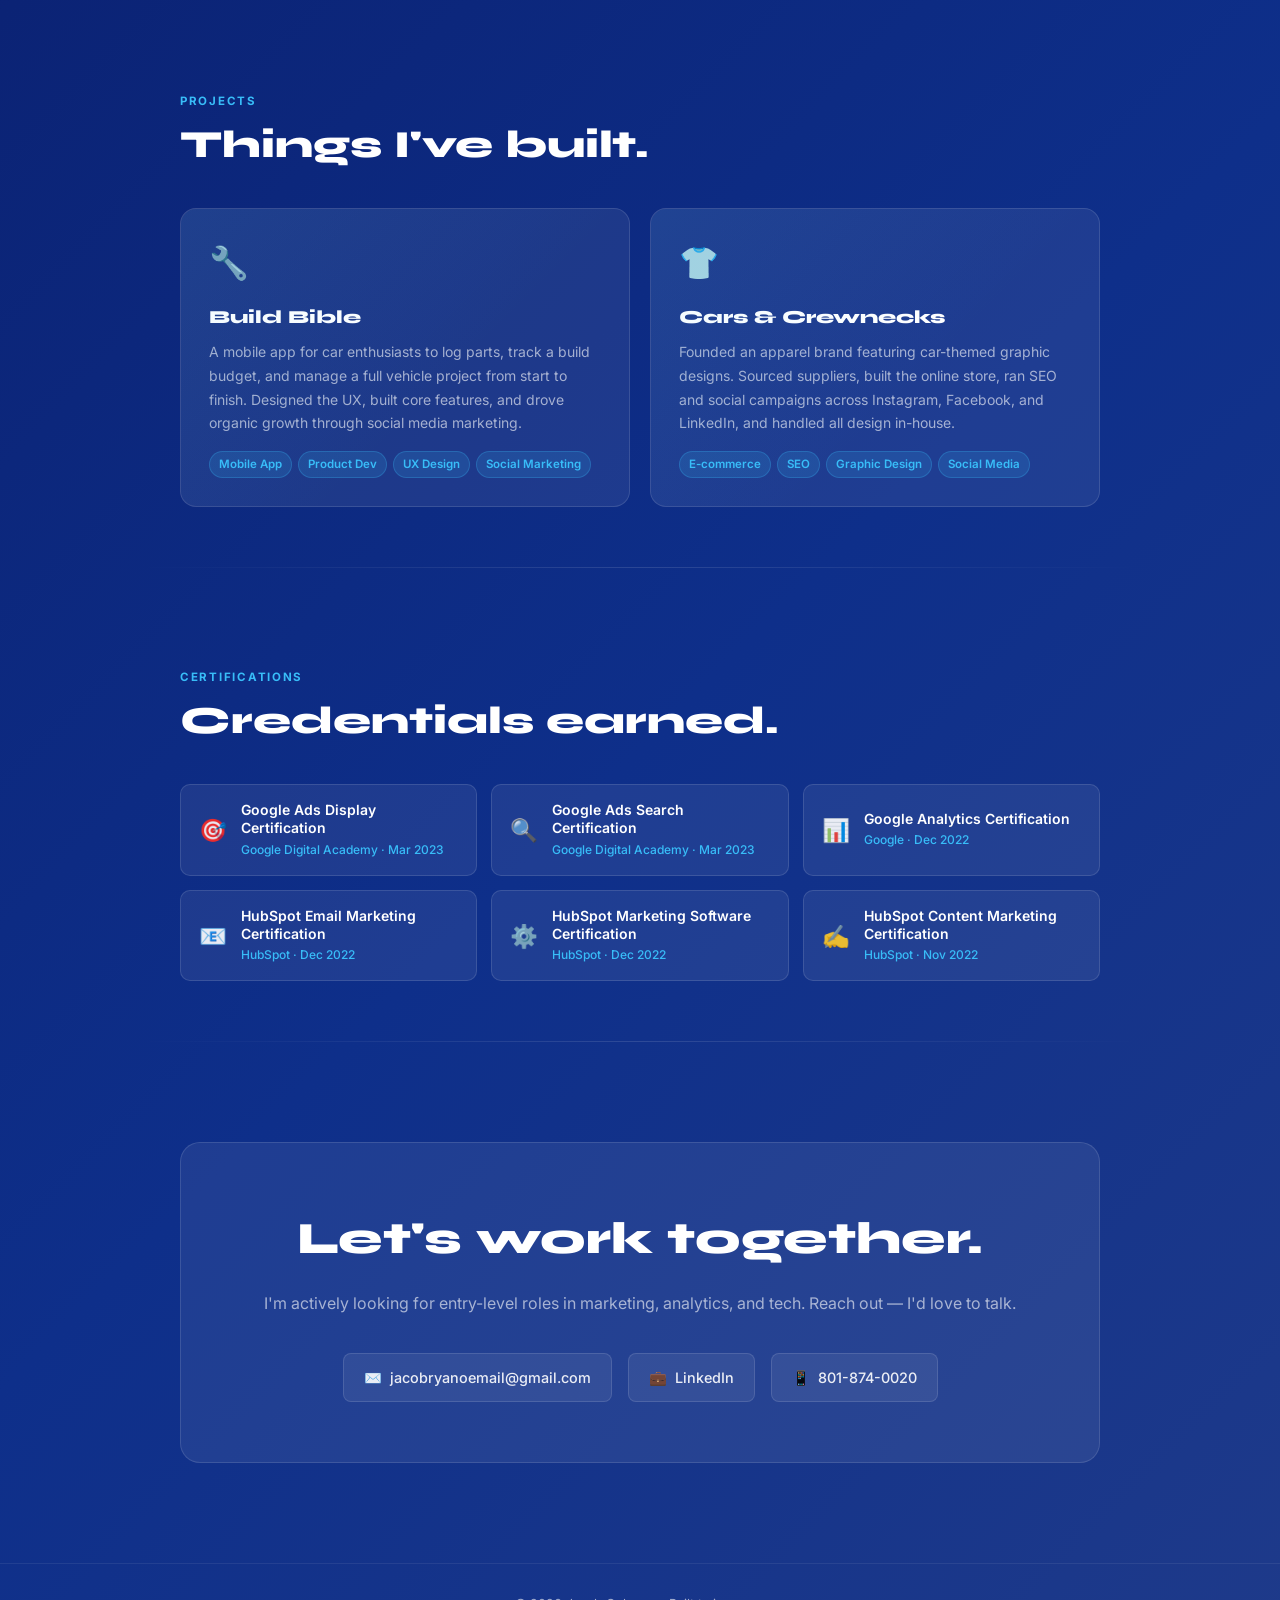
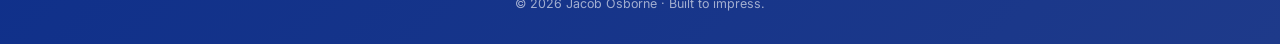
<file: pages/resume.html>
<!DOCTYPE html>
<html lang="en">
<head>
<meta charset="UTF-8" />
<meta name="viewport" content="width=device-width, initial-scale=1.0" />
<title>Jacob Osborne — Marketing & Tech</title>
<link href="https://fonts.googleapis.com/css2?family=Inter:wght@300;400;500;600;700&family=Syne:wght@700;800&display=swap" rel="stylesheet" />
<style>
  *, *::before, *::after { box-sizing: border-box; margin: 0; padding: 0; }

  :root {
    --blue-deep:   #050d2e;
    --blue-mid:    #0a1f6e;
    --blue-vivid:  #1a4fcc;
    --blue-bright: #3b82f6;
    --blue-glow:   #60a5fa;
    --blue-pale:   #bfdbfe;
    --white:       #ffffff;
    --white-90:    rgba(255,255,255,0.90);
    --white-60:    rgba(255,255,255,0.60);
    --white-20:    rgba(255,255,255,0.12);
    --white-10:    rgba(255,255,255,0.07);
    --accent:      #38bdf8;
    --accent-soft: rgba(56,189,248,0.15);
  }

  html { scroll-behavior: smooth; }

  body {
    font-family: 'Inter', sans-serif;
    background: linear-gradient(135deg, var(--blue-deep) 0%, var(--blue-mid) 45%, #0e2f8a 75%, #1e3a8a 100%);
    min-height: 100vh;
    color: var(--white-90);
    font-size: 16px;
    line-height: 1.6;
  }

  /* ── NAV ── */
  nav {
    position: fixed; top: 0; left: 0; right: 0; z-index: 100;
    display: flex; justify-content: space-between; align-items: center;
    padding: 18px 60px;
    background: rgba(5,13,46,0.75);
    backdrop-filter: blur(14px);
    border-bottom: 1px solid var(--white-20);
  }
  .nav-logo {
    font-family: 'Syne', sans-serif;
    font-size: 1.15rem; font-weight: 800;
    letter-spacing: 0.02em; color: var(--white);
    text-decoration: none;
  }
  .nav-links { display: flex; gap: 36px; list-style: none; }
  .nav-links a {
    text-decoration: none; color: var(--white-60); font-size: 0.875rem;
    font-weight: 500; letter-spacing: 0.04em; text-transform: uppercase;
    transition: color 0.2s;
  }
  .nav-links a:hover { color: var(--accent); }

  /* ── SECTIONS ── */
  section { max-width: 1000px; margin: 0 auto; padding: 100px 40px 60px; }
  section:first-of-type { padding-top: 140px; }

  /* ── HERO ── */
  .hero { text-align: center; padding-top: 160px; padding-bottom: 80px; }

  .hero-eyebrow {
    display: inline-flex; align-items: center; gap: 8px;
    font-size: 0.78rem; font-weight: 600; letter-spacing: 0.12em;
    text-transform: uppercase; color: var(--accent);
    background: var(--accent-soft); border: 1px solid rgba(56,189,248,0.3);
    border-radius: 100px; padding: 6px 16px; margin-bottom: 28px;
  }
  .dot { width: 6px; height: 6px; background: var(--accent); border-radius: 50%; animation: pulse 2s infinite; }
  @keyframes pulse { 0%,100%{opacity:1} 50%{opacity:0.3} }

  .hero h1 {
    font-family: 'Syne', sans-serif;
    font-size: clamp(2.8rem, 7vw, 5rem);
    font-weight: 800; line-height: 1.05;
    color: var(--white); margin-bottom: 20px;
    letter-spacing: -0.02em;
  }
  .hero h1 span {
    background: linear-gradient(90deg, var(--blue-glow), var(--accent));
    -webkit-background-clip: text; -webkit-text-fill-color: transparent;
    background-clip: text;
  }

  .hero-sub {
    font-size: 1.15rem; color: var(--white-60); max-width: 600px;
    margin: 0 auto 40px; font-weight: 400; line-height: 1.7;
  }

  .hero-cta { display: flex; gap: 16px; justify-content: center; flex-wrap: wrap; }
  .btn {
    display: inline-block; text-decoration: none; border-radius: 8px;
    padding: 13px 28px; font-size: 0.9rem; font-weight: 600;
    transition: transform 0.15s, box-shadow 0.15s;
  }
  .btn:hover { transform: translateY(-2px); }
  .btn-primary {
    background: linear-gradient(135deg, var(--blue-vivid), var(--accent));
    color: var(--white);
    box-shadow: 0 4px 24px rgba(56,189,248,0.35);
  }
  .btn-primary:hover { box-shadow: 0 8px 32px rgba(56,189,248,0.5); }
  .btn-secondary {
    background: var(--white-10); color: var(--white-90);
    border: 1px solid var(--white-20);
  }
  .btn-secondary:hover { background: var(--white-20); }

  /* ── SECTION LABEL ── */
  .section-label {
    font-size: 0.72rem; font-weight: 700; letter-spacing: 0.15em;
    text-transform: uppercase; color: var(--accent); margin-bottom: 12px;
  }
  .section-title {
    font-family: 'Syne', sans-serif; font-size: clamp(1.6rem, 3.5vw, 2.4rem);
    font-weight: 800; color: var(--white); margin-bottom: 40px; line-height: 1.2;
  }

  /* ── DIVIDER ── */
  .divider {
    border: none; height: 1px;
    background: linear-gradient(90deg, transparent, var(--white-20), transparent);
    max-width: 1000px; margin: 0 auto;
  }

  /* ── ABOUT ── */
  .about-grid { display: grid; grid-template-columns: 1fr 1fr; gap: 60px; align-items: start; }
  .about-text p { color: var(--white-60); line-height: 1.8; margin-bottom: 16px; font-size: 0.975rem; }
  .about-text p:last-child { margin-bottom: 0; }
  .stats-grid { display: grid; grid-template-columns: 1fr 1fr; gap: 16px; }
  .stat-card {
    background: var(--white-10); border: 1px solid var(--white-20);
    border-radius: 12px; padding: 22px 20px;
    transition: background 0.2s, border-color 0.2s;
  }
  .stat-card:hover { background: var(--white-20); border-color: rgba(56,189,248,0.3); }
  .stat-num {
    font-family: 'Syne', sans-serif; font-size: 2rem; font-weight: 800;
    color: var(--accent); line-height: 1; margin-bottom: 4px;
  }
  .stat-label { font-size: 0.8rem; color: var(--white-60); font-weight: 500; }

  /* ── SKILLS ── */
  .skills-grid { display: grid; grid-template-columns: repeat(auto-fit, minmax(220px, 1fr)); gap: 16px; }
  .skill-group {
    background: var(--white-10); border: 1px solid var(--white-20);
    border-radius: 12px; padding: 24px;
    transition: border-color 0.2s;
  }
  .skill-group:hover { border-color: rgba(56,189,248,0.4); }
  .skill-group h3 {
    font-size: 0.78rem; font-weight: 700; letter-spacing: 0.1em;
    text-transform: uppercase; color: var(--accent); margin-bottom: 14px;
  }
  .skill-tags { display: flex; flex-wrap: wrap; gap: 8px; }
  .tag {
    background: var(--white-10); border: 1px solid var(--white-20);
    border-radius: 6px; padding: 4px 10px; font-size: 0.78rem;
    color: var(--white-60); font-weight: 500;
  }

  /* ── EXPERIENCE / TIMELINE ── */
  .timeline { position: relative; padding-left: 28px; }
  .timeline::before {
    content: ''; position: absolute; left: 0; top: 8px; bottom: 8px;
    width: 2px; background: linear-gradient(to bottom, var(--accent), var(--blue-vivid), transparent);
    border-radius: 2px;
  }
  .timeline-item { position: relative; margin-bottom: 44px; }
  .timeline-item:last-child { margin-bottom: 0; }
  .timeline-dot {
    position: absolute; left: -35px; top: 6px;
    width: 14px; height: 14px; border-radius: 50%;
    background: var(--accent); border: 3px solid var(--blue-deep);
    box-shadow: 0 0 0 2px var(--accent);
  }
  .timeline-meta {
    display: flex; align-items: center; gap: 12px; margin-bottom: 8px; flex-wrap: wrap;
  }
  .timeline-role {
    font-family: 'Syne', sans-serif; font-size: 1.05rem; font-weight: 700; color: var(--white);
  }
  .timeline-org {
    font-size: 0.85rem; color: var(--accent); font-weight: 600;
  }
  .timeline-date {
    font-size: 0.75rem; color: var(--white-60); font-weight: 500;
    background: var(--white-10); border: 1px solid var(--white-20);
    border-radius: 100px; padding: 3px 10px; margin-left: auto;
  }
  .timeline-bullets { list-style: none; }
  .timeline-bullets li {
    color: var(--white-60); font-size: 0.9rem; line-height: 1.7;
    padding-left: 16px; position: relative; margin-bottom: 4px;
  }
  .timeline-bullets li::before {
    content: '→'; position: absolute; left: 0; color: var(--accent); font-size: 0.8rem;
  }

  /* ── PROJECTS ── */
  .projects-grid { display: grid; grid-template-columns: 1fr 1fr; gap: 20px; }
  .project-card {
    background: var(--white-10); border: 1px solid var(--white-20);
    border-radius: 16px; padding: 28px; position: relative; overflow: hidden;
    transition: transform 0.2s, border-color 0.2s, box-shadow 0.2s;
  }
  .project-card::before {
    content: ''; position: absolute; inset: 0;
    background: linear-gradient(135deg, rgba(56,189,248,0.08) 0%, transparent 60%);
    pointer-events: none;
  }
  .project-card:hover {
    transform: translateY(-4px);
    border-color: rgba(56,189,248,0.4);
    box-shadow: 0 12px 40px rgba(56,189,248,0.12);
  }
  .project-icon { font-size: 2rem; margin-bottom: 14px; }
  .project-card h3 {
    font-family: 'Syne', sans-serif; font-size: 1.15rem; font-weight: 800;
    color: var(--white); margin-bottom: 8px;
  }
  .project-card p { font-size: 0.875rem; color: var(--white-60); line-height: 1.7; margin-bottom: 16px; }
  .project-tags { display: flex; flex-wrap: wrap; gap: 6px; }
  .project-tag {
    font-size: 0.72rem; font-weight: 600; padding: 3px 9px; border-radius: 100px;
    background: var(--accent-soft); color: var(--accent);
    border: 1px solid rgba(56,189,248,0.25);
  }

  /* ── CERTS ── */
  .certs-grid { display: grid; grid-template-columns: repeat(auto-fit, minmax(260px, 1fr)); gap: 14px; }
  .cert-card {
    display: flex; align-items: center; gap: 14px;
    background: var(--white-10); border: 1px solid var(--white-20);
    border-radius: 10px; padding: 16px 18px;
    transition: border-color 0.2s;
  }
  .cert-card:hover { border-color: rgba(56,189,248,0.35); }
  .cert-icon { font-size: 1.4rem; flex-shrink: 0; }
  .cert-name { font-size: 0.875rem; font-weight: 600; color: var(--white); line-height: 1.3; }
  .cert-issuer { font-size: 0.75rem; color: var(--accent); font-weight: 500; margin-top: 2px; }

  /* ── CONTACT ── */
  .contact-box {
    text-align: center;
    background: var(--white-10); border: 1px solid var(--white-20);
    border-radius: 20px; padding: 60px 40px;
  }
  .contact-box h2 {
    font-family: 'Syne', sans-serif; font-size: clamp(1.8rem,4vw,2.8rem);
    font-weight: 800; color: var(--white); margin-bottom: 16px;
  }
  .contact-box p { color: var(--white-60); margin-bottom: 36px; font-size: 1rem; }
  .contact-links { display: flex; justify-content: center; gap: 16px; flex-wrap: wrap; }
  .contact-link {
    display: inline-flex; align-items: center; gap: 8px;
    text-decoration: none; color: var(--white-90); font-size: 0.9rem; font-weight: 500;
    background: var(--white-10); border: 1px solid var(--white-20);
    border-radius: 8px; padding: 12px 20px;
    transition: background 0.2s, border-color 0.2s, transform 0.15s;
  }
  .contact-link:hover {
    background: var(--white-20); border-color: var(--accent);
    transform: translateY(-2px); color: var(--accent);
  }

  /* ── FOOTER ── */
  footer {
    text-align: center; padding: 30px 20px;
    font-size: 0.78rem; color: var(--white-60);
    border-top: 1px solid var(--white-10);
    margin-top: 40px;
  }

  /* ── RESPONSIVE ── */
  @media (max-width: 700px) {
    nav { padding: 16px 20px; }
    .nav-links { gap: 18px; }
    section { padding: 80px 20px 50px; }
    .hero { padding-top: 120px; }
    .about-grid { grid-template-columns: 1fr; gap: 36px; }
    .projects-grid { grid-template-columns: 1fr; }
    .timeline-date { margin-left: 0; }
  }

  @media (prefers-reduced-motion: reduce) {
    .dot { animation: none; }
    .project-card, .btn, .contact-link { transition: none; }
  }
</style>
</head>
<body>

<!-- NAV -->
<nav>
  <a href="#hero" class="nav-logo">JO</a>
  <ul class="nav-links">
    <li><a href="#about">About</a></li>
    <li><a href="#experience">Experience</a></li>
    <li><a href="#projects">Projects</a></li>
    <li><a href="#contact">Contact</a></li>
  </ul>
</nav>

<!-- HERO -->
<section class="hero" id="hero">
  <div class="hero-eyebrow"><span class="dot"></span> Open to opportunities</div>
  <h1>Jacob Osborne<br><span>Marketing meets tech.</span></h1>
  <p class="hero-sub">BYU Information Systems student blending data-driven marketing, analytics, and a builder's mindset to drive real results — from SEO campaigns to mobile apps.</p>
  <div class="hero-cta">
    <a href="#contact" class="btn btn-primary">Get in touch</a>
    <a href="#projects" class="btn btn-secondary">See my work</a>
  </div>
</section>

<hr class="divider" />

<!-- ABOUT -->
<section id="about">
  <p class="section-label">About me</p>
  <h2 class="section-title">Analytical thinker.<br>Creative executor.</h2>
  <div class="about-grid">
    <div class="about-text">
      <p>I'm a first-year Information Systems student at BYU's Marriott School of Business with a foundation in digital marketing built at Mountainland Technical College. I care about where data, design, and technology intersect — especially in AI-driven marketing and analytics.</p>
      <p>I've spent the last few years not just studying these tools but using them: launching an apparel brand, building a mobile app, earning six industry certifications, and running live ad campaigns. I'm fluent in Portuguese and spent two years in Lisbon leading teams and working across cultures.</p>
      <p>I'm actively looking for entry-level roles in marketing, analytics, or tech — anywhere that needs someone who can both run a campaign and dig into the numbers behind it.</p>
    </div>
    <div class="stats-grid">
      <div class="stat-card">
        <div class="stat-num">3.92</div>
        <div class="stat-label">GPA at BYU Marriott</div>
      </div>
      <div class="stat-card">
        <div class="stat-num">6</div>
        <div class="stat-label">Industry certifications</div>
      </div>
      <div class="stat-card">
        <div class="stat-num">2 yrs</div>
        <div class="stat-label">Abroad in Portugal</div>
      </div>
      <div class="stat-card">
        <div class="stat-num">3+</div>
        <div class="stat-label">Platforms & products launched</div>
      </div>
    </div>
  </div>
</section>

<hr class="divider" />

<!-- SKILLS -->
<section id="skills">
  <p class="section-label">Skills</p>
  <h2 class="section-title">What I bring to the table.</h2>
  <div class="skills-grid">
    <div class="skill-group">
      <h3>Analytics & Ads</h3>
      <div class="skill-tags">
        <span class="tag">Google Analytics</span>
        <span class="tag">Google Ads</span>
        <span class="tag">SEMrush</span>
        <span class="tag">Search Console</span>
        <span class="tag">Facebook Ads</span>
      </div>
    </div>
    <div class="skill-group">
      <h3>Marketing</h3>
      <div class="skill-tags">
        <span class="tag">SEO</span>
        <span class="tag">Email Marketing</span>
        <span class="tag">Content Strategy</span>
        <span class="tag">HubSpot</span>
        <span class="tag">Social Media</span>
      </div>
    </div>
    <div class="skill-group">
      <h3>Design & Web</h3>
      <div class="skill-tags">
        <span class="tag">Adobe Illustrator</span>
        <span class="tag">Photoshop</span>
        <span class="tag">InDesign</span>
        <span class="tag">WordPress</span>
        <span class="tag">Web Optimization</span>
      </div>
    </div>
    <div class="skill-group">
      <h3>Professional</h3>
      <div class="skill-tags">
        <span class="tag">Portuguese (Professional)</span>
        <span class="tag">Team Leadership</span>
        <span class="tag">Problem Solving</span>
        <span class="tag">Presentation</span>
        <span class="tag">Cross-cultural</span>
      </div>
    </div>
  </div>
</section>

<hr class="divider" />

<!-- EXPERIENCE -->
<section id="experience">
  <p class="section-label">Experience</p>
  <h2 class="section-title">What I've done.</h2>
  <div class="timeline">

    <div class="timeline-item">
      <div class="timeline-dot"></div>
      <div class="timeline-meta">
        <div>
          <div class="timeline-role">B.S. Information Systems</div>
          <div class="timeline-org">BYU Marriott School of Business</div>
        </div>
        <div class="timeline-date">Sep 2025 – May 2029</div>
      </div>
      <ul class="timeline-bullets">
        <li>3.92 GPA — currently in first year, focusing on the intersection of business, data, and technology.</li>
      </ul>
    </div>

    <div class="timeline-item">
      <div class="timeline-dot"></div>
      <div class="timeline-meta">
        <div>
          <div class="timeline-role">Missionary & Team Lead</div>
          <div class="timeline-org">Lisbon, Portugal</div>
        </div>
        <div class="timeline-date">Aug 2023 – Aug 2025</div>
      </div>
      <ul class="timeline-bullets">
        <li>Led weekly cross-functional teams of up to 10 people to plan outreach and hit measurable goals.</li>
        <li>Developed professional Portuguese fluency through 2 years of daily immersive communication.</li>
        <li>Built discipline and adaptability managing a rigorous, self-directed schedule across a new culture.</li>
      </ul>
    </div>

    <div class="timeline-item">
      <div class="timeline-dot"></div>
      <div class="timeline-meta">
        <div>
          <div class="timeline-role">Digital Marketing & Analytics</div>
          <div class="timeline-org">Mountainland Technical College</div>
        </div>
        <div class="timeline-date">Aug 2022 – May 2023</div>
      </div>
      <ul class="timeline-bullets">
        <li>Built and ranked a personal website using on-page SEO and keyword research from scratch.</li>
        <li>Hands-on work with Google Ads, Analytics, SEMrush, and the full Adobe Creative Suite.</li>
        <li>Launched and sold self-created products online; earned 6 industry certifications. GPA: 4.00.</li>
      </ul>
    </div>

    <div class="timeline-item">
      <div class="timeline-dot"></div>
      <div class="timeline-meta">
        <div>
          <div class="timeline-role">Warehouse & Fulfillment</div>
          <div class="timeline-org">Libertas Institute</div>
        </div>
        <div class="timeline-date">Sep 2021 – Jun 2022</div>
      </div>
      <ul class="timeline-bullets">
        <li>Handled end-to-end fulfillment for 2 product lines — assembly, inventory, packaging, and shipping.</li>
        <li>Consistently met tight shipping deadlines in a high-volume environment.</li>
      </ul>
    </div>

  </div>
</section>

<hr class="divider" />

<!-- PROJECTS -->
<section id="projects">
  <p class="section-label">Projects</p>
  <h2 class="section-title">Things I've built.</h2>
  <div class="projects-grid">
    <div class="project-card">
      <div class="project-icon">🔧</div>
      <h3>Build Bible</h3>
      <p>A mobile app for car enthusiasts to log parts, track a build budget, and manage a full vehicle project from start to finish. Designed the UX, built core features, and drove organic growth through social media marketing.</p>
      <div class="project-tags">
        <span class="project-tag">Mobile App</span>
        <span class="project-tag">Product Dev</span>
        <span class="project-tag">UX Design</span>
        <span class="project-tag">Social Marketing</span>
      </div>
    </div>
    <div class="project-card">
      <div class="project-icon">👕</div>
      <h3>Cars & Crewnecks</h3>
      <p>Founded an apparel brand featuring car-themed graphic designs. Sourced suppliers, built the online store, ran SEO and social campaigns across Instagram, Facebook, and LinkedIn, and handled all design in-house.</p>
      <div class="project-tags">
        <span class="project-tag">E-commerce</span>
        <span class="project-tag">SEO</span>
        <span class="project-tag">Graphic Design</span>
        <span class="project-tag">Social Media</span>
      </div>
    </div>
  </div>
</section>

<hr class="divider" />

<!-- CERTIFICATIONS -->
<section id="certs">
  <p class="section-label">Certifications</p>
  <h2 class="section-title">Credentials earned.</h2>
  <div class="certs-grid">
    <div class="cert-card">
      <div class="cert-icon">🎯</div>
      <div class="cert-info">
        <div class="cert-name">Google Ads Display Certification</div>
        <div class="cert-issuer">Google Digital Academy · Mar 2023</div>
      </div>
    </div>
    <div class="cert-card">
      <div class="cert-icon">🔍</div>
      <div class="cert-info">
        <div class="cert-name">Google Ads Search Certification</div>
        <div class="cert-issuer">Google Digital Academy · Mar 2023</div>
      </div>
    </div>
    <div class="cert-card">
      <div class="cert-icon">📊</div>
      <div class="cert-info">
        <div class="cert-name">Google Analytics Certification</div>
        <div class="cert-issuer">Google · Dec 2022</div>
      </div>
    </div>
    <div class="cert-card">
      <div class="cert-icon">📧</div>
      <div class="cert-info">
        <div class="cert-name">HubSpot Email Marketing Certification</div>
        <div class="cert-issuer">HubSpot · Dec 2022</div>
      </div>
    </div>
    <div class="cert-card">
      <div class="cert-icon">⚙️</div>
      <div class="cert-info">
        <div class="cert-name">HubSpot Marketing Software Certification</div>
        <div class="cert-issuer">HubSpot · Dec 2022</div>
      </div>
    </div>
    <div class="cert-card">
      <div class="cert-icon">✍️</div>
      <div class="cert-info">
        <div class="cert-name">HubSpot Content Marketing Certification</div>
        <div class="cert-issuer">HubSpot · Nov 2022</div>
      </div>
    </div>
  </div>
</section>

<hr class="divider" />

<!-- CONTACT -->
<section id="contact">
  <div class="contact-box">
    <h2>Let's work together.</h2>
    <p>I'm actively looking for entry-level roles in marketing, analytics, and tech. Reach out — I'd love to talk.</p>
    <div class="contact-links">
      <a class="contact-link" href="mailto:jacobryanoemail@gmail.com">
        <span>✉️</span> jacobryanoemail@gmail.com
      </a>
      <a class="contact-link" href="https://www.linkedin.com/in/jacobosborne8" target="_blank" rel="noopener">
        <span>💼</span> LinkedIn
      </a>
      <a class="contact-link" href="tel:8018740020">
        <span>📱</span> 801-874-0020
      </a>
    </div>
  </div>
</section>

<footer>
  © 2026 Jacob Osborne · Built to impress.
</footer>

</body>
</html>
</file>
<file: styles/indexstyles.css>
.common {
  background-color: rgb(141, 184, 230);
  border: 2px solid rgb(236, 111, 111);
  color:black;
  position: absolute;
  font-family:Impact, Haettenschweiler, 'Arial Narrow Bold', sans-serif;
}
.header {
  top: 5px;
  left: 15px;
  right: 25px;
  height: 100px;
}

.left {
    font-family: 'Lucida Sans', 'Lucida Sans Regular', 'Lucida Grande', 'Lucida Sans Unicode', Geneva, Verdana, sans-serif;
  top: 115px;
  left: 15px;
  width: 200px;
  bottom: 40px;
}
.right {
    font-family: Verdana, Geneva, Tahoma, sans-serif;
  top: 115px;
  right: 25px;
  width: 100px;
  bottom: 40px;
  color:darkorange;
}

.main {
  top: 115px;
  left: 230px;
  right: 140px;
  bottom: 40px;
  overflow: hidden;
}
.footer {
  bottom: 5px;
  height: 25px;
  left: 15px;
  right: 25px;
  position: fixed;}
</file>
